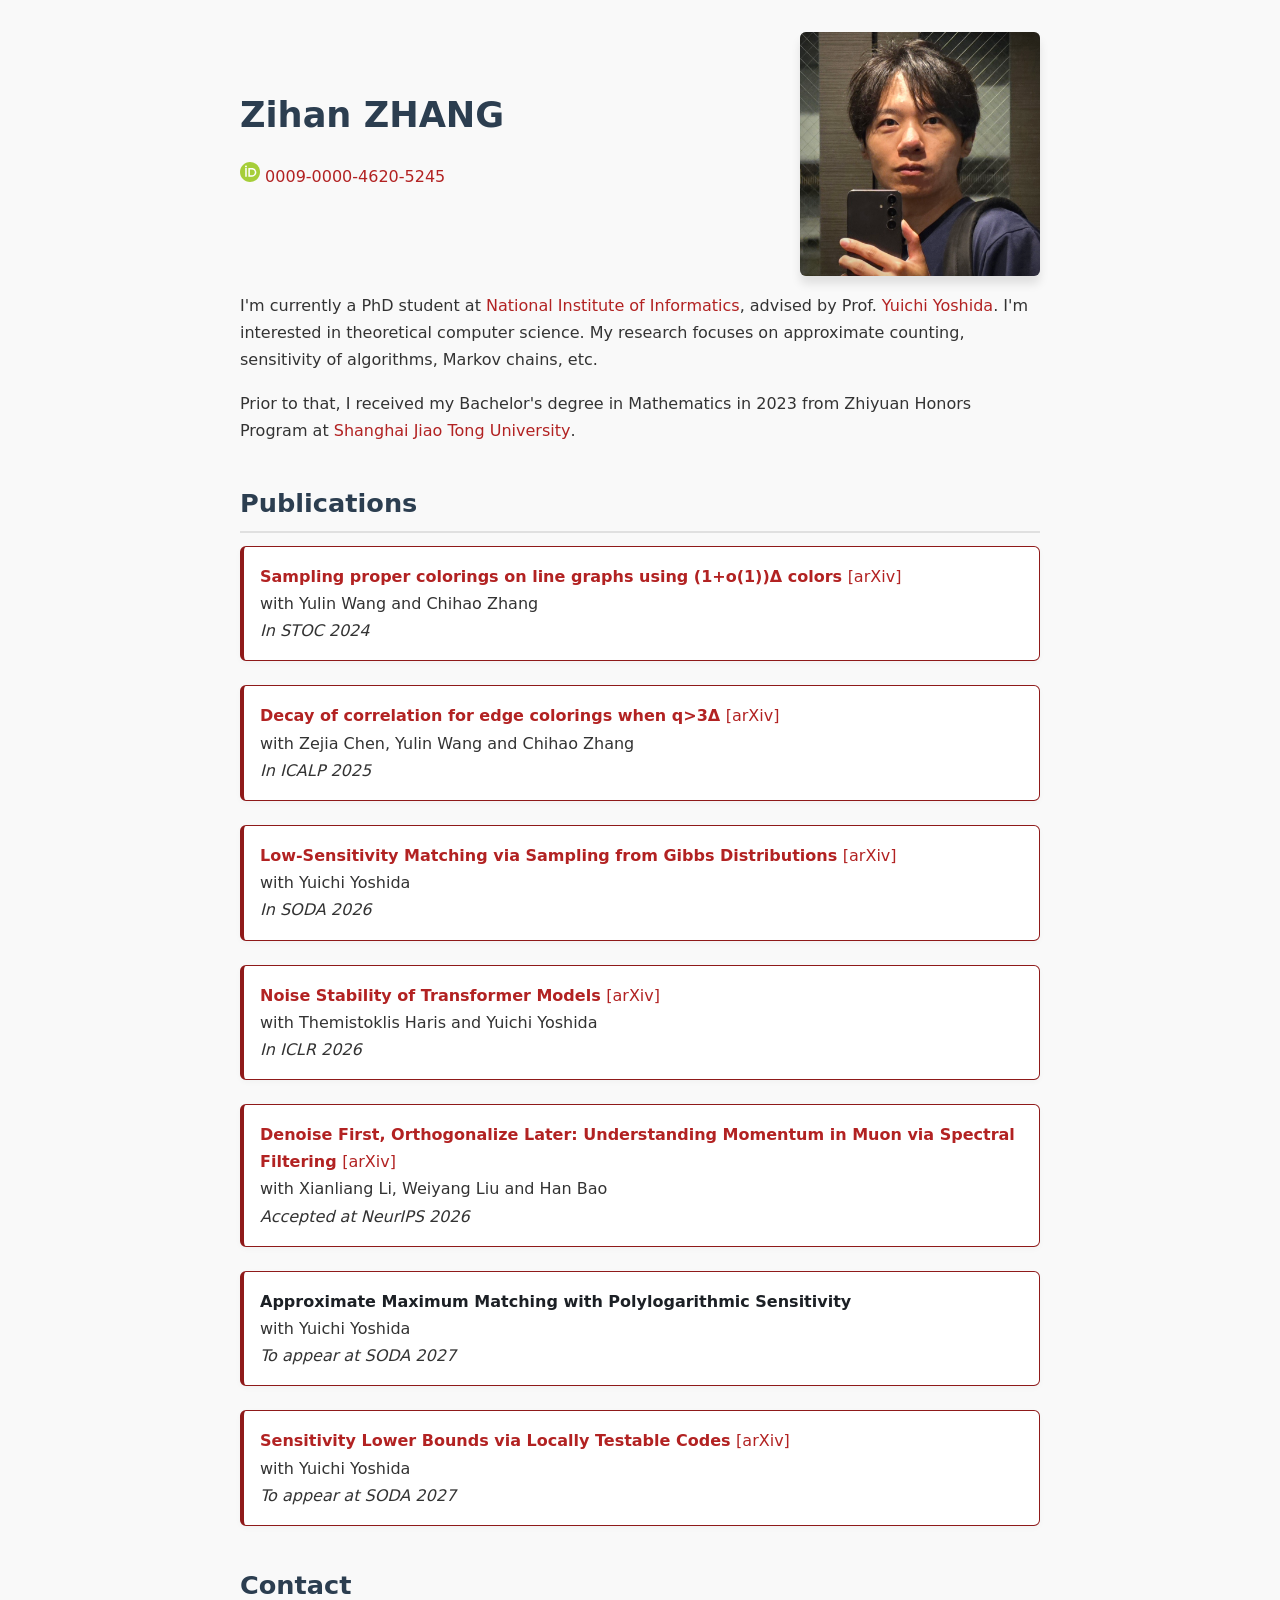
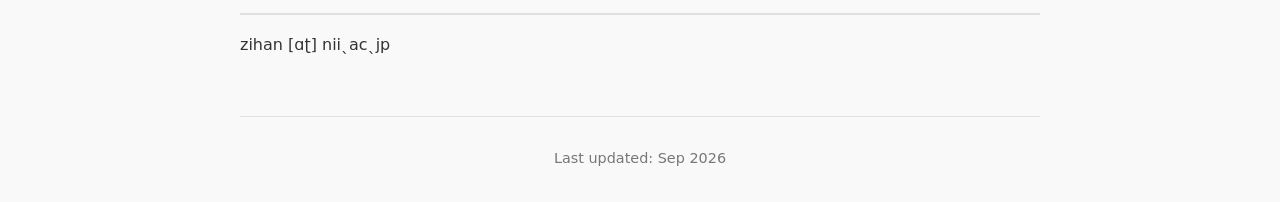
<file: index.html>
<!DOCTYPE html>
<html lang="en">
<head>
  <meta charset="UTF-8" />
  <meta name="viewport" content="width=device-width, initial-scale=1.0"/>
  <title>Zihan's Homepage</title>
  <link rel="stylesheet" href="style.css">
<script>
document.addEventListener("DOMContentLoaded", function () {
const themes = [
  // { link: "#4B0082", bg: "#f4f2fa", border: "#3a0066" },
  { link: "#2E8B57", bg: "#eefaf4", border: "#1d6040" },
  { link: "#B22222", bg: "#fef0f0", border: "#8f1a1a" },
  { link: "#008080", bg: "#eafcfc", border: "#005757" },
  { link: "#FF8C00", bg: "#fff6ec", border: "#cc6e00" },
  // { link: "#6A0DAD", bg: "#f6f2fc", border: "#500a90" },
];

const theme = themes[Math.floor(Math.random() * themes.length)];

document.body.style.backgroundColor = "#f9f9f9";
document.querySelectorAll("a").forEach(link => {
  link.style.color = theme.link;
});
document.documentElement.style.setProperty('--link-color', theme.link);
document.querySelectorAll(".pub").forEach(box => {
  box.style.borderColor = theme.border;
  box.style.borderLeft = `4px solid ${theme.border}`;
});
});
</script>

</head>



<body>
  <div class="header-with-photo">
  <div>
  <h1>Zihan ZHANG</h1>
    <a href="https://orcid.org/0009-0000-4620-5245" aria-label="View ORCID record">
    <img src="files/orcid/ORCID-iD_icon_vector.svg" height="20" alt="ORCID iD"/>
    0009-0000-4620-5245
    </a>
  </div>
  <div class="profile-float">
    <img src="files/dou.jpg" alt="My photo" width="820" height="834">
  </div>
</div>

  <section id="about">
    <!-- <h2>About Me</h2> -->
    <p>
      I'm currently a PhD student at <a href="https://www.nii.ac.jp"> National Institute of Informatics</a>,
      advised by Prof. <a href="https://research.nii.ac.jp/~yyoshida">Yuichi Yoshida</a>.
      I'm interested in theoretical computer science.
      My research focuses on approximate counting, sensitivity of algorithms, Markov chains, etc.
    </p>
    <p>
      Prior to that, I received my Bachelor's degree in Mathematics in 2023 from Zhiyuan Honors Program at <a href="https://www.sjtu.edu.cn">Shanghai Jiao Tong University</a>.
    </p>
  </section>

  <section id="publications">
    <h2>Publications</h2>

    <div class="pub">
      <div>
        <a href="https://dl.acm.org/doi/10.1145/3618260.3649724" class="pub-title">
        Sampling proper colorings on line graphs using (1+o(1))Δ colors
        </a>
        <a href="https://arxiv.org/abs/2307.08080v2" class="arxiv">[arXiv]</a>
      </div>
      <div class="authors">
        with Yulin Wang and Chihao Zhang
      </div>
      <div><em>In STOC 2024</em></div>
    </div>

    <div class="pub">
      <div>
        <a href="https://drops.dagstuhl.de/entities/document/10.4230/LIPIcs.ICALP.2025.54" class="pub-title">
        Decay of correlation for edge colorings when q>3Δ
        </a>
        <a href="https://arxiv.org/abs/2502.06586" class="arxiv">[arXiv]</a>
      </div>
      <div class="authors">
        with Zejia Chen, Yulin Wang and Chihao Zhang
      </div>
      <div><em>In ICALP 2025</em></div>
      <div>
      </div>
    </div>

    <div class="pub">
      <div>
        <a href="https://arxiv.org/abs/2511.16918" class="pub-title">
          Low-Sensitivity Matching via Sampling from Gibbs Distributions
        </a>
        <a href="https://arxiv.org/abs/2511.16918" class="arxiv">[arXiv]</a>
      </div>
      <div class="authors">
        with Yuichi Yoshida
      </div>
      <div><em>In SODA 2026</em></div>
      <div>
      </div>
    </div>

    <div class="pub">
      <div>
        <a href="https://arxiv.org/abs/2602.08287" class="pub-title">
        Noise Stability of Transformer Models
        </a>
        <a href="https://arxiv.org/abs/2602.08287" class="arxiv">[arXiv]</a>
      </div>
      <div class="authors">
        with Themistoklis Haris and Yuichi Yoshida
      </div>
      <div><em>
        In ICLR 2026
      </em></div>
      <div>
      </div>
    </div>


    <div class="pub">
      <div>
        <a href="https://arxiv.org/abs/2606.03899" class="pub-title">
          Denoise First, Orthogonalize Later: Understanding Momentum in Muon via Spectral Filtering
        </a>
        <a href="https://arxiv.org/abs/2606.03899" class="arxiv">[arXiv]</a>
      </div>
      <div class="authors">
        with Xianliang Li, Weiyang Liu and Han Bao
      </div>
      <div><em>Accepted at NeurIPS 2026</em></div>
    </div>

    <div class="pub">
      <div>
        <span class="pub-title">
          Approximate Maximum Matching with Polylogarithmic Sensitivity
        </span>
      </div>
      <div class="authors">
        with Yuichi Yoshida
      </div>
      <div><em>To appear at SODA 2027</em></div>
    </div>

    <div class="pub">
      <div>
        <a href="https://arxiv.org/pdf/2606.31657" class="pub-title">
          Sensitivity Lower Bounds via Locally Testable Codes
        </a>
        <a href="https://arxiv.org/abs/2606.31657" class="arxiv">[arXiv]</a>
      </div>
      <div class="authors">
        with Yuichi Yoshida
      </div>
      <div><em>To appear at SODA 2027</em></div>
    </div>

  </section>

  <section id="contact">
    <h2>Contact</h2>
    <p>zihan [ɑʈ] niiˎacˎjp</p>
  </section>

  <footer>
    Last updated: Sep 2026
  </footer>

</body>
</html>
</file>
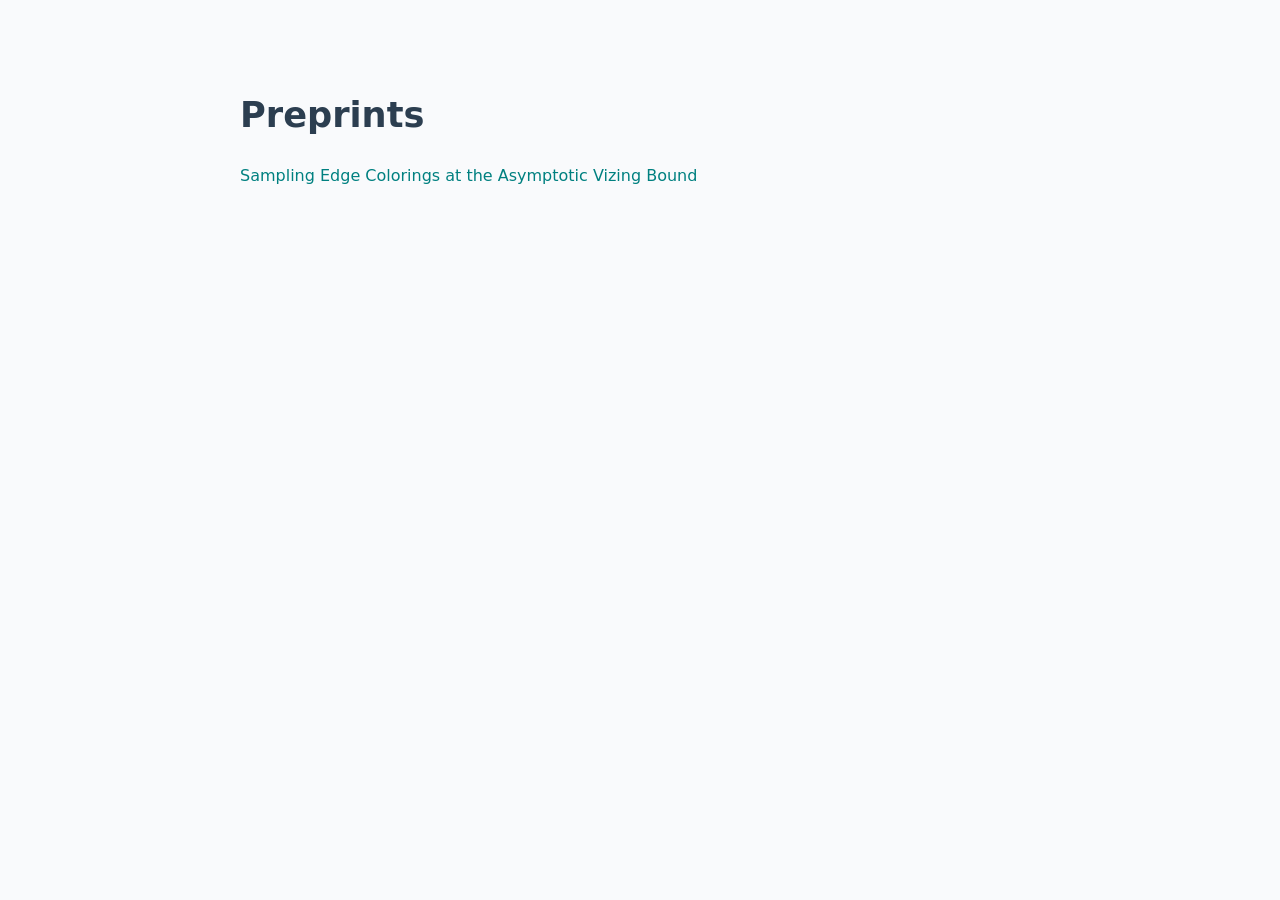
<file: preprints/index.html>
<!DOCTYPE html>
<html lang="en">
<head>
  <meta charset="UTF-8" />
  <meta name="viewport" content="width=device-width, initial-scale=1.0" />
  <meta name="description" content="Research preprints by Zihan Zhang and collaborators." />
  <title>Preprints | Zihan Zhang</title>
  <link rel="stylesheet" href="../style.css" />
  <style>
    :root {
      --link-color: #008080;
    }

    a:focus-visible {
      outline: 2px solid var(--link-color);
      outline-offset: 4px;
    }
  </style>
</head>
<body>
  <header>
    <h1>Preprints</h1>
  </header>

  <main>
    <p>
      <a href="sampling-edge-colorings-at-the-asymptotic-vizing-bound.pdf">
        Sampling Edge Colorings at the Asymptotic Vizing Bound
      </a>
    </p>
  </main>
</body>
</html>
</file>
<file: style.css>
/* Base styles */
body {
  font-family: "Segoe UI", system-ui, sans-serif;
  background: #f9fafc;
  color: #333;
  margin: 0;
  padding: 2em;
  max-width: 800px;
  line-height: 1.7;
  margin-left: auto;
  margin-right: auto;
}

h1, h2 {
  color: #2c3e50;
  margin-top: 1.5em;
  margin-bottom: 0.5em;
}

h1 {
  font-size: 2.2em;
  font-weight: 600;
}

h2 {
  font-size: 1.6em;
  border-bottom: 2px solid #e0e0e0;
  padding-bottom: 0.2em;
}

p {
  margin-bottom: 1em;
}

/* Navigation */
nav {
  margin-top: 1.5em;
  margin-bottom: 2em;
}

nav a {
  margin-right: 1.5em;
  text-decoration: none;
  font-weight: 500;
  color: #008080;
  transition: color 0.2s ease;
}

nav a:hover {
  color: #008080;
}

a {
  position: relative;
  text-decoration: none;
  color: var(--link-color);
}

a::after {
  content: '';
  position: absolute;
  width: 0%;
  height: 2px;
  bottom: 0;
  left: 0;
  background-color: var(--link-color);
  transition: width 0.3s ease;
}

a:hover::after {
  width: 100%;
}


/* Publication block */
.pub {
  background-color: #ffffff;
  border: 1px solid #ddd;
  border-left: 4px solid #007acc;
  padding: 1em;
  border-radius: 6px;
  margin-bottom: 1.5em;
  box-shadow: 0 2px 6px rgba(0,0,0,0.03);
  transition: box-shadow 0.2s ease;
}

.pub:hover {
  box-shadow: 0 4px 12px rgba(0,0,0,0.06);
}

.pub-title {
  font-weight: bold;
  color: #1c2025;
  margin-bottom: 0.3em;
}

/* Footer */
footer {
  text-align: center;
  font-size: 0.9em;
  color: #777;
  margin-top: 4em;
  padding-top: 2em;
  border-top: 1px solid #e0e0e0;
}

/* ORCID icon size */
.orcid-icon {
  width: 20px;
  height: 20px;
  vertical-align: middle;
  margin-right: 6px;
}

/* Responsive */
@media (max-width: 600px) {
  body {
    padding: 1.2em;
  }

  nav a {
    display: block;
    margin-bottom: 0.5em;
  }
}

.header-with-photo {
  display: flex;
  justify-content: space-between;
  align-items: flex-start;
  gap: 2rem;
}

.profile-float {
  position: relative;
  display: block;
  width: 240px;
  max-width: 40%;
  height: auto;
  overflow: hidden;
  border-radius: 6px;
  box-shadow: 0 8px 10px rgba(0, 0, 0, 0.1);
  flex-shrink: 0; /* prevents image from shrinking on small screens */
}

.profile-float img {
  display: block;
  width: 100%;
  height: auto;
}

.profile-float::after {
  content: '';
  position: absolute;
  inset: 0;
  background: radial-gradient(ellipse at center, transparent 55%, rgba(0, 0, 0, 0.32) 100%);
  pointer-events: none;
}

@media (max-width: 600px) {
  .header-with-photo {
    flex-direction: column;
    gap: 1rem;
  }

  .profile-float {
    width: 200px;
    max-width: 100%;
  }
}
</file>
